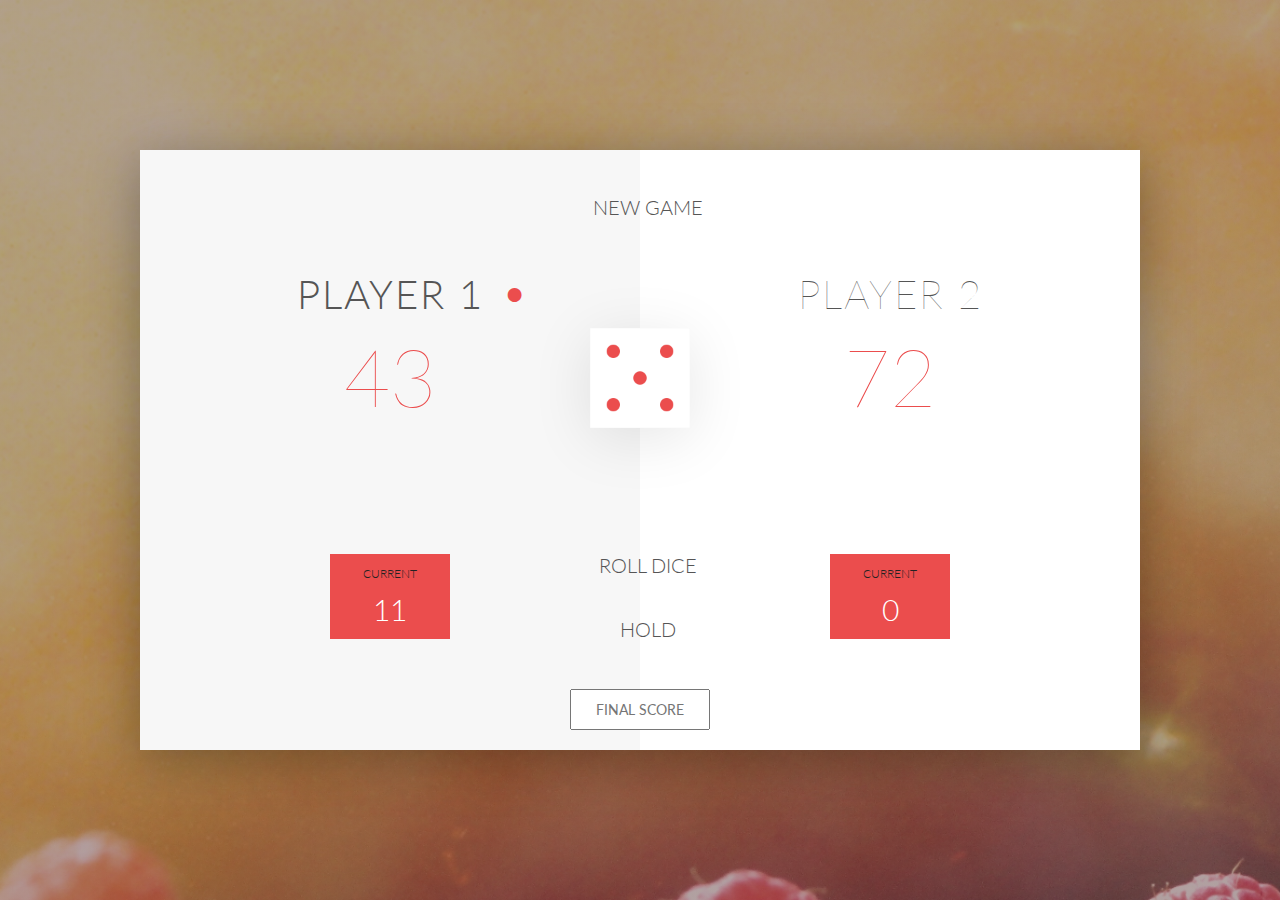
<file: bai1/index.html>
<!DOCTYPE html>
<html lang="en">
    <head>
        <meta charset="UTF-8">
        <link href="https://fonts.googleapis.com/css?family=Lato:100,300,600" rel="stylesheet" type="text/css">
        <link href="http://code.ionicframework.com/ionicons/2.0.1/css/ionicons.min.css" rel="stylesheet" type="text/css">
        <link type="text/css" rel="stylesheet" href="style.css">
        
        <title>Pig Game</title>
    </head>

    <body>
        <div class="wrapper clearfix">
            <div class="player-0-panel active">
                <div class="player-name" id="name-0">Player 1</div>
                <div class="player-score" id="score-0">43</div>
                <div class="player-current-box">
                    <div class="player-current-label">Current</div>
                    <div class="player-current-score" id="current-0">11</div>
                </div>
            </div>
            
            <div class="player-1-panel">
                <div class="player-name" id="name-1">Player 2</div>
                <div class="player-score" id="score-1">72</div>
                <div class="player-current-box">
                    <div class="player-current-label">Current</div>
                    <div class="player-current-score" id="current-1">0</div>
                </div>
            </div>
            
            <button class="btn-new"><i class="ion-ios-plus-outline"></i>New game</button>
            <button class="btn-roll"><i class="ion-ios-loop"></i>Roll dice</button>
            <button class="btn-hold"><i class="ion-ios-download-outline"></i>Hold</button>

            <input type="text" placeholder="Final score" value="" class="final-score">
            
            <img src="dice-5.png" alt="Dice" class="dice">
        </div>
        
        <script src="app.js"></script>
    </body>
</html>
</file>
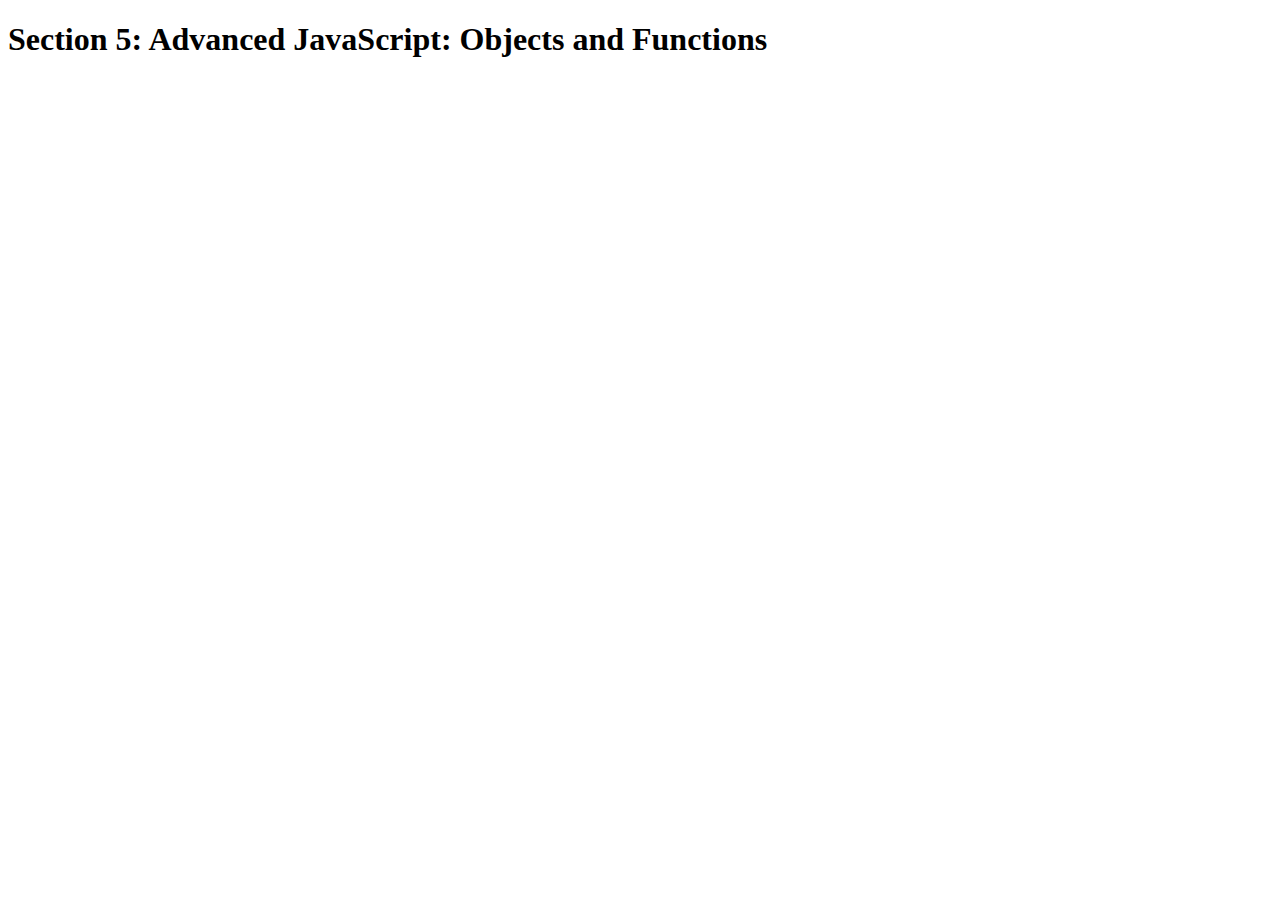
<file: bai2/index.html>
<!DOCTYPE html>
<html lang="en">
    <head>
        <meta charset="UTF-8">
        <title>Section 5: Advanced JavaScript: Objects and Functions</title>
    </head>

    <body>
        <h1>Section 5: Advanced JavaScript: Objects and Functions</h1>
        <script src="script.js"></script>
    </body>
</html>
</file>
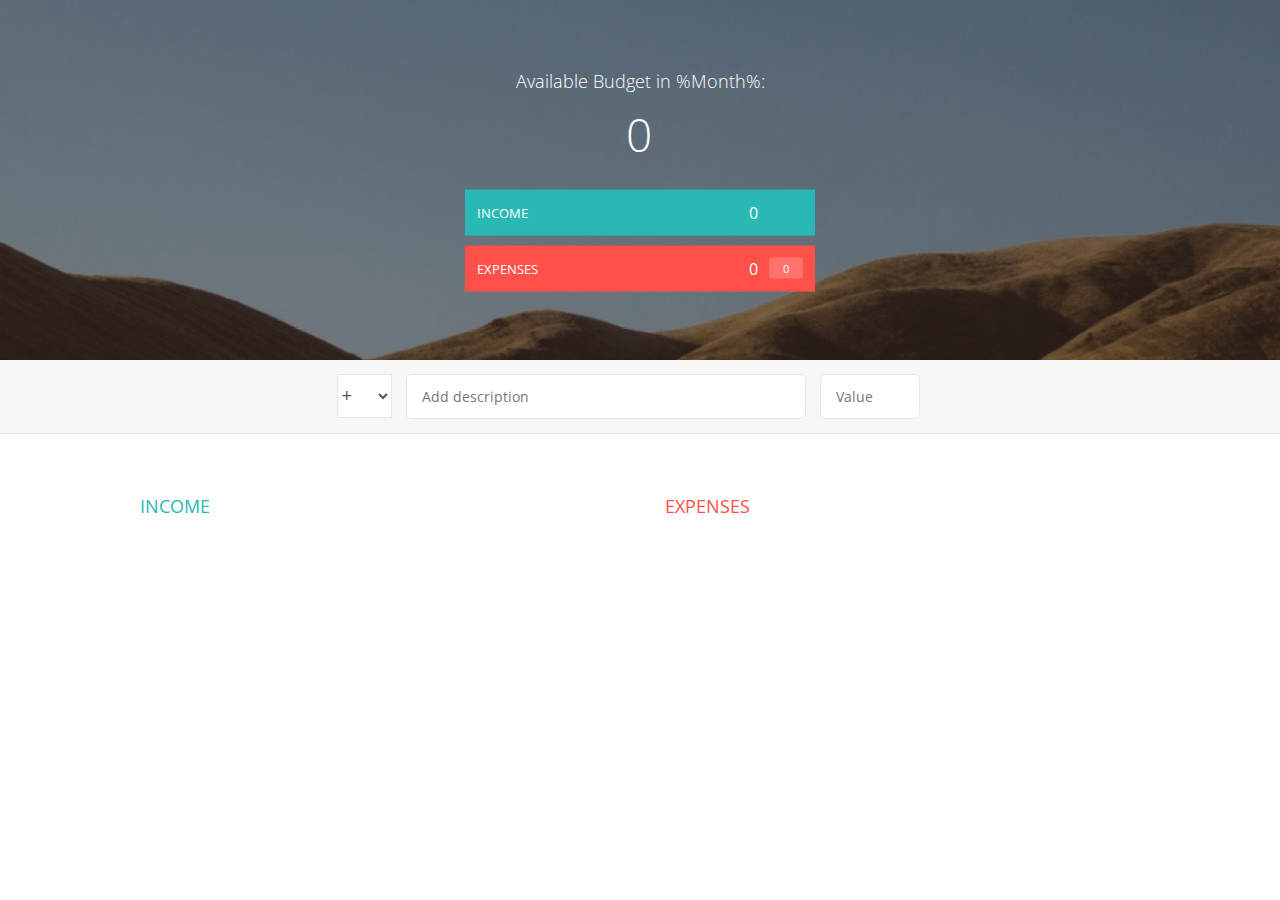
<file: bai3/index.html>
<!DOCTYPE html>
<html lang="en">

<head>
  <meta charset="UTF-8">
  <link href="https://fonts.googleapis.com/css?family=Open+Sans:100,300,400,600" rel="stylesheet" type="text/css">
  <link href="http://code.ionicframework.com/ionicons/2.0.1/css/ionicons.min.css" rel="stylesheet" type="text/css">
  <link type="text/css" rel="stylesheet" href="style.css">
  <title>Budgety</title>
</head>

<body>

  <div class="top">
    <div class="budget">
      <div class="budget__title">
        Available Budget in <span class="budget__title--month">%Month%</span>:
      </div>

      <div class="budget__value">0</div>

      <div class="budget__income clearfix">
        <div class="budget__income--text">Income</div>
        <div class="right">
          <div class="budget__income--value">0</div>
          <div class="budget__income--percentage">&nbsp;</div>
        </div>
      </div>

      <div class="budget__expenses clearfix">
        <div class="budget__expenses--text">Expenses</div>
        <div class="right clearfix">
          <div class="budget__expenses--value">0</div>
          <div class="budget__expenses--percentage">0</div>
        </div>
      </div>
    </div>
  </div>



  <div class="bottom">
    <div class="add">
      <div class="add__container">
        <select class="add__type">
          <option value="inc" selected>+</option>
          <option value="exp">-</option>
        </select>
        <div class="input__box">
          <input type="text" class="add__description" placeholder="Add description">
          <span class="tooltip">Please insert Description</span>
        </div>
        <div class="input__box">
          <input type="number" class="add__value" placeholder="Value">
          <span class="tooltip">Please insert Value</span>
        </div>
        <button class="add__btn"><i class="ion-ios-checkmark-outline"></i></button>
      </div>
    </div>

    <div class="container clearfix">
      <div class="income">
        <h2 class="icome__title">Income</h2>

        <div class="income__list">


          <!-- <div class="item clearfix" id="income-0">
            <div class="item__description">Salary</div>
            <div class="right clearfix">
              <div class="item__value">+ 2,100.00</div>
              <div class="item__delete">
                <button class="item__delete--btn"><i class="ion-ios-close-outline"></i></button>
              </div>
            </div>
          </div>

          <div class="item clearfix" id="income-1">
            <div class="item__description">Sold car</div>
            <div class="right clearfix">
              <div class="item__value">+ 1,500.00</div>
              <div class="item__delete">
                <button class="item__delete--btn"><i class="ion-ios-close-outline"></i></button>
              </div>
            </div>
          </div> -->


        </div>
      </div>



      <div class="expenses">
        <h2 class="expenses__title">Expenses</h2>

        <div class="expenses__list">


          <!-- <div class="item clearfix" id="expense-0">
            <div class="item__description">Apartment rent</div>
            <div class="right clearfix">
              <div class="item__value">- 900.00</div>
              <div class="item__percentage">21%</div>
              <div class="item__delete">
                <button class="item__delete--btn"><i class="ion-ios-close-outline"></i></button>
              </div>
            </div>
          </div>

          <div class="item clearfix" id="expense-1">
            <div class="item__description">Grocery shopping</div>
            <div class="right clearfix">
              <div class="item__value">- 435.28</div>
              <div class="item__percentage">10%</div>
              <div class="item__delete">
                <button class="item__delete--btn"><i class="ion-ios-close-outline"></i></button>
              </div>
            </div>
          </div> -->


        </div>
      </div>
    </div>


  </div>

  <script src="app.js" type="module"></script>
</body>

</html>
</file>
<file: bai1/style.css>
/**********************************************
*** GENERAL
**********************************************/

.final-score {
    position: absolute;
    left: 50%;
    transform: translateX(-50%);
    bottom: 20px;
    text-transform: uppercase;
    color: #333;
    font-size: 14px;
    padding: 10px;
    width: 140px;
    text-align: center;
    font-family: 'lato';
}

.final-score:focus {
    outline: none;
}

* {
    margin: 0;
    padding: 0;
    box-sizing: border-box;
    
}

.clearfix::after {
    content: "";
    display: table;
    clear: both;
}

body {
    background-image: linear-gradient(rgba(62, 20, 20, 0.4), rgba(62, 20, 20, 0.4)), url(back.jpg);
    background-size: cover;
    background-position: center;
    font-family: Lato;
    font-weight: 300;
    position: relative;
    height: 100vh;
    color: #555;
}

.wrapper {
    width: 1000px;
    position: absolute;
    top: 50%;
    left: 50%;
    transform: translate(-50%, -50%);
    background-color: #fff;
    box-shadow: 0px 10px 50px rgba(0, 0, 0, 0.3);
    overflow: hidden;
}

.player-0-panel,
.player-1-panel {
    width: 50%;
    float: left;
    height: 600px;
    padding: 100px;
}



/**********************************************
*** PLAYERS
**********************************************/

.player-name {
    font-size: 40px;
    text-align: center;
    text-transform: uppercase;
    letter-spacing: 2px;
    font-weight: 100;
    margin-top: 20px;
    margin-bottom: 10px;
    position: relative;
}

.player-score {
    text-align: center;
    font-size: 80px;
    font-weight: 100;
    color: #EB4D4D;
    margin-bottom: 130px;
}

.active { background-color: #f7f7f7; }
.active .player-name { font-weight: 300; }

.active .player-name::after {
    content: "\2022";
    font-size: 47px;
    position: absolute;
    color: #EB4D4D;
    top: -7px;
    right: 10px;
    
}

.player-current-box {
    background-color: #EB4D4D;
    color: #fff;
    width: 40%;
    margin: 0 auto;
    padding: 12px;
    text-align: center;
}

.player-current-label {
    text-transform: uppercase;
    margin-bottom: 10px;
    font-size: 12px;
    color: #222;
}

.player-current-score {
    font-size: 30px;
}

button {
    position: absolute;
    width: 200px;
    left: 50%;
    transform: translateX(-50%);
    color: #555;
    background: none;
    border: none;
    font-family: Lato;
    font-size: 20px;
    text-transform: uppercase;
    cursor: pointer;
    font-weight: 300;
    transition: background-color 0.3s, color 0.3s;
}

button:hover { font-weight: 600; }
button:hover i { margin-right: 20px; }

button:focus {
    outline: none;
}

i {
    color: #EB4D4D;
    display: inline-block;
    margin-right: 15px;
    font-size: 32px;
    line-height: 1;
    vertical-align: text-top;
    margin-top: -4px;
    transition: margin 0.3s;
}

.btn-new { top: 45px;}
.btn-roll { top: 403px;}
.btn-hold { top: 467px;}

.dice {
    position: absolute;
    left: 50%;
    top: 178px;
    transform: translateX(-50%);
    height: 100px;
    box-shadow: 0px 10px 60px rgba(0, 0, 0, 0.10);
}

.winner { background-color: #f7f7f7; }
.winner .player-name { font-weight: 300; color: #EB4D4D; }
</file>
<file: bai3/style.css>
/**********************************************
*** GENERAL
**********************************************/

* {
    margin: 0;
    padding: 0;
    box-sizing: border-box;
}

.clearfix::after {
    content: "";
    display: table;
    clear: both;
}

body {
    color: #555;
    font-family: Open Sans;
    font-size: 16px;
    position: relative;
    height: 100vh;
    font-weight: 400;
}

.right { float: right; }
.red { color: #FF5049 !important; }
.red-focus:focus { border: 1px solid #FF5049 !important; }

/**********************************************
*** TOP PART
**********************************************/

.top {
    height: 40vh;
    background-image: linear-gradient(rgba(0, 0, 0, 0.35), rgba(0, 0, 0, 0.35)), url(back.png);
    background-size: cover;
    background-position: center;
    position: relative;
}

.budget {
    position: absolute;
    width: 350px;
    top: 50%;
    left: 50%;
    transform: translate(-50%, -50%);
    color: #fff;
}

.budget__title {
    font-size: 18px;
    text-align: center;
    margin-bottom: 10px;
    font-weight: 300;
}

.budget__value {
    font-weight: 300;
    font-size: 46px;
    text-align: center;
    margin-bottom: 25px;
    letter-spacing: 2px;
}

.budget__income,
.budget__expenses {
    padding: 12px;
    text-transform: uppercase;
}

.budget__income {
    margin-bottom: 10px;
    background-color: #28B9B5;
}

.budget__expenses {
    background-color: #FF5049;
}

.budget__income--text,
.budget__expenses--text {
    float: left;
    font-size: 13px;
    color: #fff;
    margin-top: 2px;
}

.budget__income--value,
.budget__expenses--value {
    letter-spacing: 1px;
    float: left;
}

.budget__income--percentage,
.budget__expenses--percentage {
    float: left;
    width: 34px;
    font-size: 11px;
    padding: 3px 0;
    margin-left: 10px;
}

.budget__expenses--percentage {
    background-color: rgba(255, 255, 255, 0.2);
    text-align: center;
    border-radius: 3px;
}


/**********************************************
*** BOTTOM PART
**********************************************/

/***** FORM *****/
.add {
    padding: 14px;
    border-bottom: 1px solid #e7e7e7;
    background-color: #f7f7f7;
}

.add__container {
    margin: 0 auto;
    text-align: center;
}

.add__type {
    width: 55px;
    border: 1px solid #e7e7e7;
    height: 44px;
    font-size: 18px;
    color: inherit;
    background-color: #fff;
    margin-right: 10px;
    font-weight: 300;
    transition: border 0.3s;
}

.add__description,
.add__value {
    border: 1px solid #e7e7e7;
    background-color: #fff;
    color: inherit;
    font-family: inherit;
    font-size: 14px;
    padding: 12px 15px;
    margin-right: 10px;
    border-radius: 5px;
    transition: border 0.3s;
}

.add__description { width: 400px;}
.add__value { width: 100px;}

.add__btn {
    font-size: 35px;
    background: none;
    border: none;
    color: #28B9B5;
    cursor: pointer;
    display: inline-block;
    vertical-align: middle;
    line-height: 1.1;
    margin-left: 10px;
}

.add__btn:active { transform: translateY(2px); }

.add__type:focus,
.add__description:focus,
.add__value:focus {
    outline: none;
    border: 1px solid #28B9B5;
}

.add__btn:focus { outline: none; }

.input__box {
    position: relative;
    display: inline-block;
}

.input__box .tooltip {
    position: absolute;
    top: 100%;
    left: 0;
    padding: 5px;
    box-shadow: 0px 10px 6px #ccc;
    background: #fff;
    border-radius: 3px;
    color: red;
    font-size: 14px;
    display: none;
}

.input__box .tooltip.show {
    display: block;
}

/***** LISTS *****/
.container {
    width: 1000px;
    margin: 60px auto;
}

.income {
    float: left;
    width: 475px;
    margin-right: 50px;
}

.expenses {
    float: left;
    width: 475px;
}

h2 {
    text-transform: uppercase;
    font-size: 18px;
    font-weight: 400;
    margin-bottom: 15px;
}

.icome__title { color: #28B9B5; }
.expenses__title { color: #FF5049; }

.item {
    padding: 13px;
    border-bottom: 1px solid #e7e7e7;
}

.item:first-child { border-top: 1px solid #e7e7e7; }
.item:nth-child(even) { background-color: #f7f7f7; }

.item__description {
    float: left;
}

.item__value {
    float: left;
    transition: transform 0.3s;
}

.item__percentage {
    float: left;
    margin-left: 20px;
    transition: transform 0.3s;
    font-size: 11px;
    background-color: #FFDAD9;
    padding: 3px;
    border-radius: 3px;
    width: 32px;
    text-align: center;
}

.income .item__value,
.income .item__delete--btn {
    color: #28B9B5;
}

.expenses .item__value,
.expenses .item__percentage,
.expenses .item__delete--btn {
    color: #FF5049;
}


.item__delete {
    float: left;
}

.item__delete--btn {
    font-size: 22px;
    background: none;
    border: none;
    cursor: pointer;
    display: inline-block;
    vertical-align: middle;
    line-height: 1;
    display: none;
}

.item__delete--btn:focus { outline: none; }
.item__delete--btn:active { transform: translateY(2px); }

.item:hover .item__delete--btn { display: block; }
.item:hover .item__value { transform: translateX(-20px); }
.item:hover .item__percentage { transform: translateX(-20px); }


.unpaid {
    background-color: #FFDAD9 !important;
    cursor: pointer;
    color: #FF5049;

}

.unpaid .item__percentage { box-shadow: 0 2px 6px 0 rgba(0, 0, 0, 0.1); }
.unpaid:hover .item__description { font-weight: 900; }
</file>
